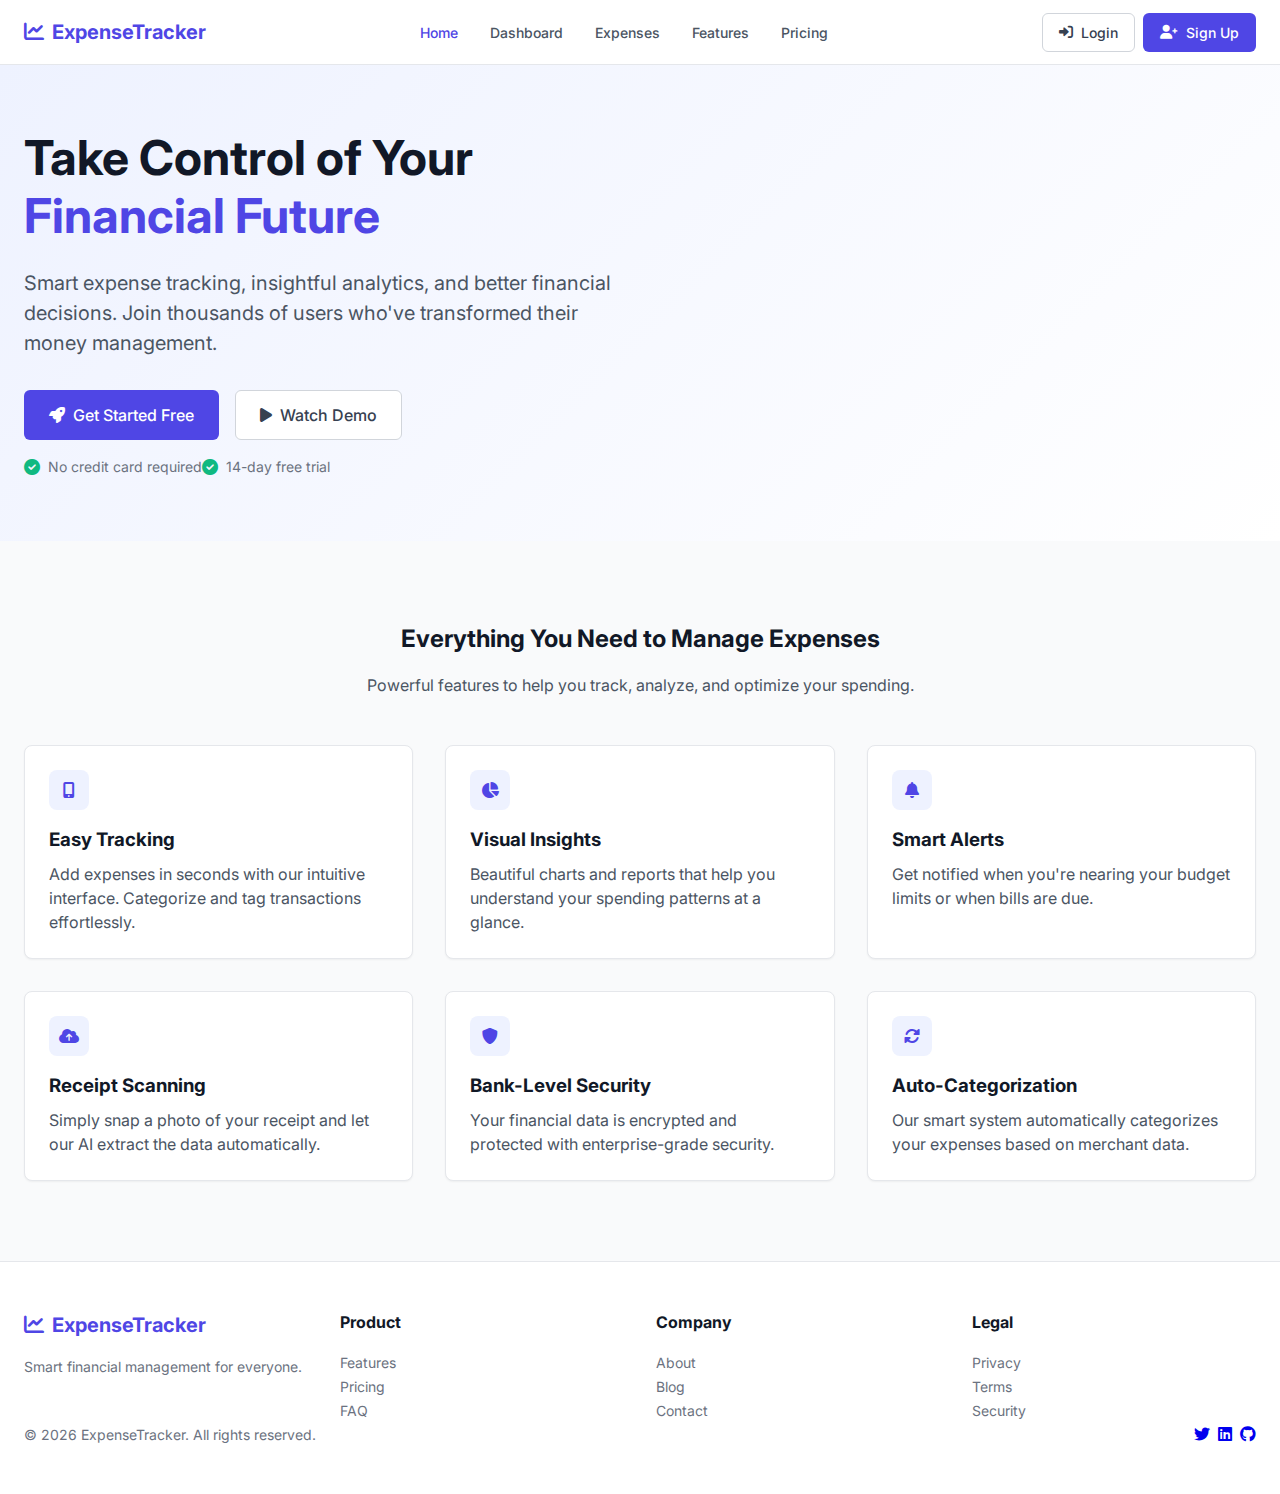
<file: index.html>
<!DOCTYPE html>
<html lang="en">
<head>
    <meta charset="UTF-8">
    <meta name="viewport" content="width=device-width, initial-scale=1.0">
    <title>ExpenseTracker - Smart Financial Management</title>
    <link rel="stylesheet" href="style.css">
    <link rel="stylesheet" href="https://cdnjs.cloudflare.com/ajax/libs/font-awesome/6.0.0/css/all.min.css">
    <link href="https://fonts.googleapis.com/css2?family=Inter:wght@400;500;600;700&display=swap" rel="stylesheet">
</head>
<body>
    <nav class="navbar">
        <div class="container">
            <a href="index.html" class="logo">
                <i class="fas fa-chart-line"></i>
                ExpenseTracker
            </a>
            <ul class="nav-links">
                <li><a href="index.html" class="active">Home</a></li>
                <li><a href="dashboard.html">Dashboard</a></li>
                <li><a href="expenses.html">Expenses</a></li>
                <li><a href="#features">Features</a></li>
                <li><a href="#pricing">Pricing</a></li>
            </ul>
            <div class="flex items-center gap-2">
                <a href="login.html" class="btn btn-secondary">
                    <i class="fas fa-sign-in-alt"></i>
                    Login
                </a>
                <a href="signup.html" class="btn btn-primary">
                    <i class="fas fa-user-plus"></i>
                    Sign Up
                </a>
            </div>
        </div>
    </nav>

    <main>
        <!-- Hero Section -->
        <section style="background: linear-gradient(135deg, var(--primary-50) 0%, white 100%); padding: 4rem 0;">
            <div class="container">
                <div style="max-width: 600px;">
                    <h1 style="font-size: 3rem; margin-bottom: 1.5rem; line-height: 1.2;">
                        Take Control of Your<br>
                        <span style="color: var(--primary-600);">Financial Future</span>
                    </h1>
                    <p style="font-size: 1.25rem; color: var(--gray-600); margin-bottom: 2rem;">
                        Smart expense tracking, insightful analytics, and better financial decisions. 
                        Join thousands of users who've transformed their money management.
                    </p>
                    <div class="flex gap-4">
                        <a href="signup.html" class="btn btn-primary btn-lg">
                            <i class="fas fa-rocket"></i>
                            Get Started Free
                        </a>
                        <a href="#features" class="btn btn-secondary btn-lg">
                            <i class="fas fa-play"></i>
                            Watch Demo
                        </a>
                    </div>
                    <div class="flex gap-6 mt-4">
                        <div class="flex items-center gap-2">
                            <i class="fas fa-check-circle" style="color: var(--success-500);"></i>
                            <span class="text-sm text-gray">No credit card required</span>
                        </div>
                        <div class="flex items-center gap-2">
                            <i class="fas fa-check-circle" style="color: var(--success-500);"></i>
                            <span class="text-sm text-gray">14-day free trial</span>
                        </div>
                    </div>
                </div>
            </div>
        </section>

        <!-- Features Section -->
        <section id="features" style="padding: 5rem 0;">
            <div class="container">
                <div style="text-align: center; max-width: 600px; margin: 0 auto 3rem;">
                    <h2 style="margin-bottom: 1rem;">Everything You Need to Manage Expenses</h2>
                    <p style="color: var(--gray-600);">Powerful features to help you track, analyze, and optimize your spending.</p>
                </div>
                
                <div style="display: grid; grid-template-columns: repeat(3, 1fr); gap: 2rem;">
                    <div class="card">
                        <div class="card-body">
                            <div class="stat-icon" style="margin-bottom: 1rem;">
                                <i class="fas fa-mobile-alt"></i>
                            </div>
                            <h3 style="margin-bottom: 0.5rem;">Easy Tracking</h3>
                            <p style="color: var(--gray-600);">Add expenses in seconds with our intuitive interface. Categorize and tag transactions effortlessly.</p>
                        </div>
                    </div>
                    
                    <div class="card">
                        <div class="card-body">
                            <div class="stat-icon" style="margin-bottom: 1rem;">
                                <i class="fas fa-chart-pie"></i>
                            </div>
                            <h3 style="margin-bottom: 0.5rem;">Visual Insights</h3>
                            <p style="color: var(--gray-600);">Beautiful charts and reports that help you understand your spending patterns at a glance.</p>
                        </div>
                    </div>
                    
                    <div class="card">
                        <div class="card-body">
                            <div class="stat-icon" style="margin-bottom: 1rem;">
                                <i class="fas fa-bell"></i>
                            </div>
                            <h3 style="margin-bottom: 0.5rem;">Smart Alerts</h3>
                            <p style="color: var(--gray-600);">Get notified when you're nearing your budget limits or when bills are due.</p>
                        </div>
                    </div>
                    
                    <div class="card">
                        <div class="card-body">
                            <div class="stat-icon" style="margin-bottom: 1rem;">
                                <i class="fas fa-cloud-upload-alt"></i>
                            </div>
                            <h3 style="margin-bottom: 0.5rem;">Receipt Scanning</h3>
                            <p style="color: var(--gray-600);">Simply snap a photo of your receipt and let our AI extract the data automatically.</p>
                        </div>
                    </div>
                    
                    <div class="card">
                        <div class="card-body">
                            <div class="stat-icon" style="margin-bottom: 1rem;">
                                <i class="fas fa-shield-alt"></i>
                            </div>
                            <h3 style="margin-bottom: 0.5rem;">Bank-Level Security</h3>
                            <p style="color: var(--gray-600);">Your financial data is encrypted and protected with enterprise-grade security.</p>
                        </div>
                    </div>
                    
                    <div class="card">
                        <div class="card-body">
                            <div class="stat-icon" style="margin-bottom: 1rem;">
                                <i class="fas fa-sync-alt"></i>
                            </div>
                            <h3 style="margin-bottom: 0.5rem;">Auto-Categorization</h3>
                            <p style="color: var(--gray-600);">Our smart system automatically categorizes your expenses based on merchant data.</p>
                        </div>
                    </div>
                </div>
            </div>
        </section>
    </main>

    <footer style="background: white; border-top: 1px solid var(--gray-200); padding: 3rem 0;">
        <div class="container">
            <div style="display: grid; grid-template-columns: repeat(4, 1fr); gap: 2rem;">
                <div>
                    <div class="logo" style="margin-bottom: 1rem;">
                        <i class="fas fa-chart-line"></i>
                        ExpenseTracker
                    </div>
                    <p style="color: var(--gray-500); font-size: 0.875rem;">Smart financial management for everyone.</p>
                </div>
                <div>
                    <h4 style="margin-bottom: 1rem;">Product</h4>
                    <ul style="list-style: none;">
                        <li><a href="#" style="color: var(--gray-500); text-decoration: none; font-size: 0.875rem;">Features</a></li>
                        <li><a href="#" style="color: var(--gray-500); text-decoration: none; font-size: 0.875rem;">Pricing</a></li>
                        <li><a href="#" style="color: var(--gray-500); text-decoration: none; font-size: 0.875rem;">FAQ</a></li>
                    </ul>
                </div>
                <div>
                    <h4 style="margin-bottom: 1rem;">Company</h4>
                    <ul style="list-style: none;">
                        <li><a href="#" style="color: var(--gray-500); text-decoration: none; font-size: 0.875rem;">About</a></li>
                        <li><a href="#" style="color: var(--gray-500); text-decoration: none; font-size: 0.875rem;">Blog</a></li>
                        <li><a href="#" style="color: var(--gray-500); text-decoration: none; font-size: 0.875rem;">Contact</a></li>
                    </ul>
                </div>
                <div>
                    <h4 style="margin-bottom: 1rem;">Legal</h4>
                    <ul style="list-style: none;">
                        <li><a href="#" style="color: var(--gray-500); text-decoration: none; font-size: 0.875rem;">Privacy</a></li>
                        <li><a href="#" style="color: var(--gray-500); text-decoration: none; font-size: 0.875rem;">Terms</a></li>
                        <li><a href="#" style="color: var(--gray-500); text-decoration: none; font-size: 0.875rem;">Security</a></li>
                    </ul>
                </div>
            </div>
            <div class="divider"></div>
            <div style="display: flex; justify-content: space-between; align-items: center;">
                <p style="color: var(--gray-500); font-size: 0.875rem;">&copy; 2026 ExpenseTracker. All rights reserved.</p>
                <div class="flex gap-2">
                    <a href="#" class="btn-icon"><i class="fab fa-twitter"></i></a>
                    <a href="#" class="btn-icon"><i class="fab fa-linkedin"></i></a>
                    <a href="#" class="btn-icon"><i class="fab fa-github"></i></a>
                </div>
            </div>
        </div>
    </footer>
</body>
</html>
</file>
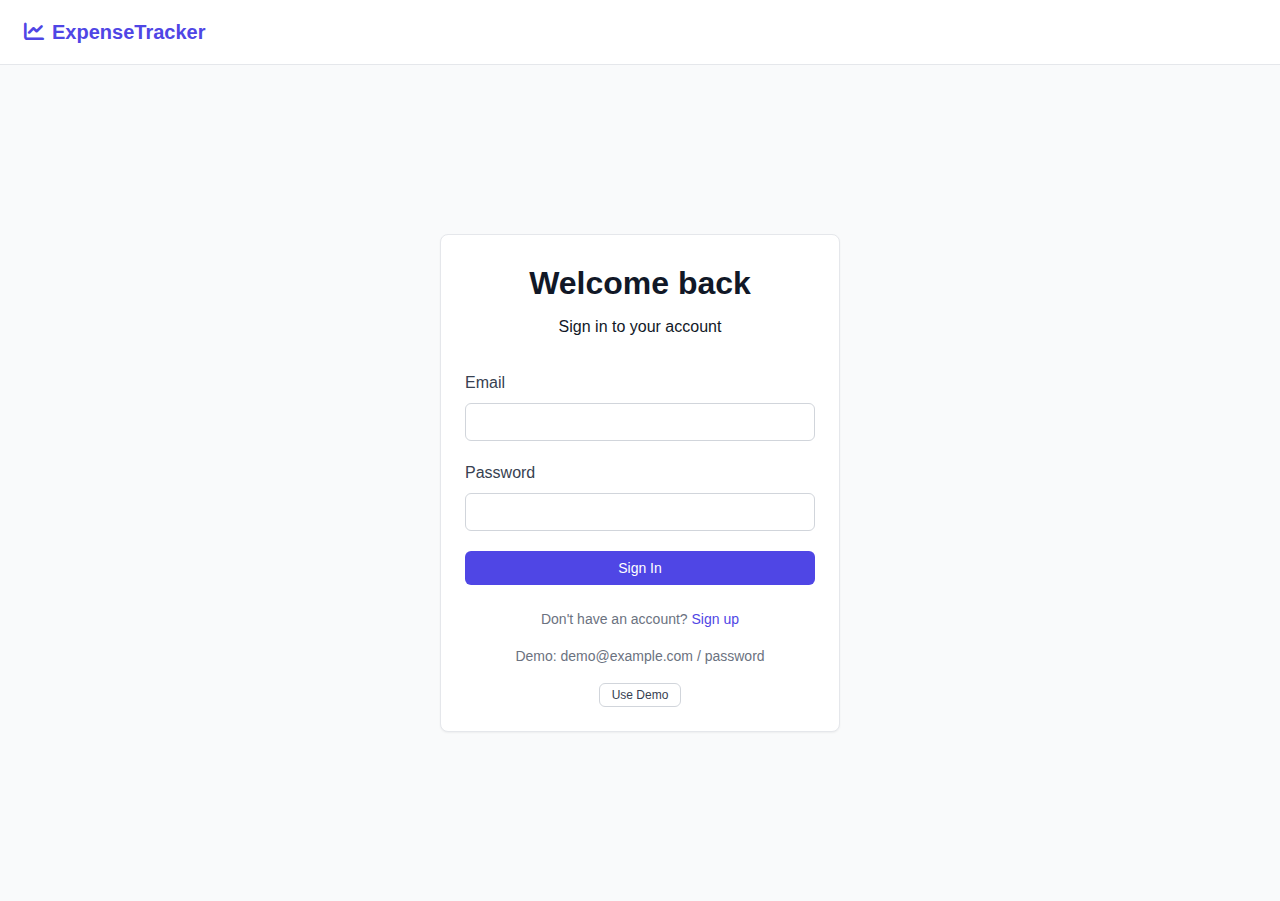
<file: login.html>
<!DOCTYPE html>
<html lang="en">
<head>
    <meta charset="UTF-8">
    <meta name="viewport" content="width=device-width, initial-scale=1.0">
    <title>Login - ExpenseTracker</title>
    <link rel="stylesheet" href="style.css">
    <link rel="stylesheet" href="https://cdnjs.cloudflare.com/ajax/libs/font-awesome/6.0.0/css/all.min.css">
</head>
<body>
    <nav class="navbar">
        <div class="container">
            <a href="../index.html" class="logo">
                <i class="fas fa-chart-line"></i>
                ExpenseTracker
            </a>
        </div>
    </nav>

    <div class="auth-container">
        <div class="auth-card card">
            <div class="card-body">
                <div class="auth-header">
                    <h1>Welcome back</h1>
                    <p>Sign in to your account</p>
                </div>

                <div id="errorAlert" class="alert alert-error" style="display: none;">
                    <i class="fas fa-exclamation-circle"></i>
                    <span id="errorMessage"></span>
                </div>

                <div id="successAlert" class="alert alert-success" style="display: none;">
                    <i class="fas fa-check-circle"></i>
                    <span id="successMessage"></span>
                </div>

                <form id="loginForm">
                    <div class="form-group">
                        <label class="form-label">Email</label>
                        <input type="email" id="email" class="form-control" required>
                    </div>
                    <div class="form-group">
                        <label class="form-label">Password</label>
                        <input type="password" id="password" class="form-control" required>
                    </div>
                    <button type="submit" class="btn btn-primary" style="width: 100%;" id="loginBtn">
                        Sign In
                    </button>
                </form>

                <div class="auth-footer">
                    Don't have an account? <a href="signup.html">Sign up</a>
                </div>

                <div style="text-align: center; margin-top: 1rem;">
                    <p class="text-sm text-gray">Demo: demo@example.com / password</p>
                    <button onclick="fillDemo()" class="btn btn-secondary btn-sm mt-4">Use Demo</button>
                </div>
            </div>
        </div>
    </div>

    <script>
        function fillDemo() {
            document.getElementById('email').value = 'demo@example.com';
            document.getElementById('password').value = 'password';
        }

        document.getElementById('loginForm').addEventListener('submit', function(e) {
            e.preventDefault();
            
            const email = document.getElementById('email').value;
            const password = document.getElementById('password').value;
            
            const users = JSON.parse(localStorage.getItem('users')) || [];
            
            // Check demo account
            if (email === 'demo@example.com' && password === 'password') {
                // Create demo user if doesn't exist
                let demoUser = users.find(u => u.email === 'demo@example.com');
                
                if (!demoUser) {
                    demoUser = {
                        id: 999,
                        name: 'Demo User',
                        email: 'demo@example.com',
                        password: 'password'
                    };
                    users.push(demoUser);
                    localStorage.setItem('users', JSON.stringify(users));
                    
                    // Initialize demo expenses
                    const demoExpenses = [
                        { id: 1, date: '2024-01-15', description: 'Grocery Shopping', category: 'Food', amount: 156.78 },
                        { id: 2, date: '2024-01-16', description: 'Uber Ride', category: 'Transport', amount: 24.50 },
                        { id: 3, date: '2024-01-17', description: 'Netflix', category: 'Entertainment', amount: 15.99 }
                    ];
                    localStorage.setItem(`expenses_${demoUser.id}`, JSON.stringify(demoExpenses));
                }
                
                localStorage.setItem('user', JSON.stringify(demoUser));
                window.location.href = 'dashboard.html';
                return;
            }
            
            // Check registered users
            const user = users.find(u => u.email === email && u.password === password);
            
            if (user) {
                localStorage.setItem('user', JSON.stringify(user));
                window.location.href = 'dashboard.html';
            } else {
                document.getElementById('errorMessage').textContent = 'Invalid credentials';
                document.getElementById('errorAlert').style.display = 'flex';
            }
        });

        if (localStorage.getItem('user')) {
            window.location.href = 'dashboard.html';
        }
    </script>
</body>
</html>
</file>
<file: style.css>
* {
    margin: 0;
    padding: 0;
    box-sizing: border-box;
}

:root {
    --primary-50: #eef2ff;
    --primary-100: #e0e7ff;
    --primary-600: #4f46e5;
    --primary-700: #4338ca;
    
    --gray-50: #f9fafb;
    --gray-100: #f3f4f6;
    --gray-200: #e5e7eb;
    --gray-300: #d1d5db;
    --gray-400: #9ca3af;
    --gray-500: #6b7280;
    --gray-600: #4b5563;
    --gray-700: #374151;
    --gray-800: #1f2937;
    --gray-900: #111827;
    
    --success-500: #10b981;
    --error-500: #ef4444;
    
    --shadow-sm: 0 1px 2px 0 rgb(0 0 0 / 0.05);
    --shadow-md: 0 4px 6px -1px rgb(0 0 0 / 0.1);
}

body {
    font-family: 'Inter', sans-serif;
    background-color: var(--gray-50);
    color: var(--gray-900);
    line-height: 1.5;
}

.container {
    max-width: 1280px;
    margin: 0 auto;
    padding: 0 1.5rem;
}

/* Navigation */
.navbar {
    background: white;
    border-bottom: 1px solid var(--gray-200);
    position: sticky;
    top: 0;
    z-index: 50;
}

.navbar .container {
    display: flex;
    align-items: center;
    justify-content: space-between;
    height: 4rem;
}

.logo {
    display: flex;
    align-items: center;
    gap: 0.5rem;
    color: var(--primary-600);
    font-weight: 700;
    font-size: 1.25rem;
    text-decoration: none;
}

.nav-links {
    display: flex;
    gap: 2rem;
    list-style: none;
}

.nav-links a {
    color: var(--gray-600);
    text-decoration: none;
    font-size: 0.875rem;
    font-weight: 500;
}

.nav-links a:hover,
.nav-links a.active {
    color: var(--primary-600);
}

/* Buttons */
.btn {
    display: inline-flex;
    align-items: center;
    justify-content: center;
    gap: 0.5rem;
    padding: 0.5rem 1rem;
    border: 1px solid transparent;
    border-radius: 0.375rem;
    font-size: 0.875rem;
    font-weight: 500;
    cursor: pointer;
    text-decoration: none;
    transition: all 0.2s;
}

.btn-sm {
    padding: 0.25rem 0.75rem;
    font-size: 0.75rem;
}

.btn-lg {
    padding: 0.75rem 1.5rem;
    font-size: 1rem;
}

.btn-primary {
    background-color: var(--primary-600);
    color: white;
}

.btn-primary:hover {
    background-color: var(--primary-700);
}

.btn-secondary {
    background-color: white;
    border-color: var(--gray-300);
    color: var(--gray-700);
}

.btn-secondary:hover {
    background-color: var(--gray-50);
}

.btn-danger {
    background-color: var(--error-500);
    color: white;
}

/* Cards */
.card {
    background: white;
    border-radius: 0.5rem;
    box-shadow: var(--shadow-sm);
    border: 1px solid var(--gray-200);
}

.card-header {
    padding: 1.25rem 1.5rem;
    border-bottom: 1px solid var(--gray-200);
}

.card-body {
    padding: 1.5rem;
}

/* Forms */
.form-group {
    margin-bottom: 1.25rem;
}

.form-label {
    display: block;
    margin-bottom: 0.5rem;
    font-weight: 500;
    color: var(--gray-700);
}

.form-control {
    width: 100%;
    padding: 0.625rem 0.875rem;
    border: 1px solid var(--gray-300);
    border-radius: 0.375rem;
    font-size: 0.875rem;
}

.form-control:focus {
    outline: none;
    border-color: var(--primary-600);
    box-shadow: 0 0 0 3px var(--primary-100);
}

/* Auth Pages */
.auth-container {
    min-height: calc(100vh - 4rem);
    display: flex;
    align-items: center;
    justify-content: center;
    padding: 2rem 1rem;
}

.auth-card {
    width: 100%;
    max-width: 400px;
}

.auth-header {
    text-align: center;
    margin-bottom: 2rem;
}

.auth-header h1 {
    margin-bottom: 0.5rem;
}

.auth-footer {
    margin-top: 1.5rem;
    text-align: center;
    font-size: 0.875rem;
    color: var(--gray-500);
}

.auth-footer a {
    color: var(--primary-600);
    text-decoration: none;
}

/* Dashboard Stats */
.stats-grid {
    display: grid;
    grid-template-columns: repeat(4, 1fr);
    gap: 1.5rem;
    margin-bottom: 2rem;
}

.stat-card {
    background: white;
    padding: 1.5rem;
    border-radius: 0.5rem;
    border: 1px solid var(--gray-200);
}

.stat-header {
    display: flex;
    align-items: center;
    justify-content: space-between;
    margin-bottom: 1rem;
}

.stat-icon {
    width: 2.5rem;
    height: 2.5rem;
    display: flex;
    align-items: center;
    justify-content: center;
    background-color: var(--primary-50);
    color: var(--primary-600);
    border-radius: 0.5rem;
}

.stat-value {
    font-size: 1.875rem;
    font-weight: 600;
    margin-bottom: 0.25rem;
}

/* Tables */
.table-container {
    overflow-x: auto;
}

table {
    width: 100%;
    border-collapse: collapse;
}

th {
    text-align: left;
    padding: 0.75rem 1.5rem;
    background-color: var(--gray-50);
    font-size: 0.75rem;
    font-weight: 500;
    text-transform: uppercase;
    color: var(--gray-500);
    border-bottom: 1px solid var(--gray-200);
}

td {
    padding: 1rem 1.5rem;
    border-bottom: 1px solid var(--gray-200);
    font-size: 0.875rem;
}

/* Badges */
.badge {
    display: inline-flex;
    padding: 0.25rem 0.625rem;
    border-radius: 9999px;
    font-size: 0.75rem;
    font-weight: 500;
    background-color: var(--primary-100);
    color: var(--primary-700);
}

/* Charts */
.charts-grid {
    display: grid;
    grid-template-columns: repeat(2, 1fr);
    gap: 1.5rem;
    margin-bottom: 2rem;
}

.chart-container {
    background: white;
    padding: 1.5rem;
    border-radius: 0.5rem;
    border: 1px solid var(--gray-200);
    height: 300px;
}

/* Filters */
.filters-bar {
    background: white;
    padding: 1rem 1.5rem;
    border-radius: 0.5rem;
    border: 1px solid var(--gray-200);
    display: flex;
    gap: 1rem;
    margin-bottom: 1.5rem;
    flex-wrap: wrap;
}

.filter-group {
    display: flex;
    align-items: center;
    gap: 0.5rem;
}

.filter-select {
    padding: 0.375rem 2rem 0.375rem 0.75rem;
    border: 1px solid var(--gray-300);
    border-radius: 0.375rem;
    font-size: 0.875rem;
}

/* Modal */
.modal {
    display: none;
    position: fixed;
    top: 0;
    left: 0;
    width: 100%;
    height: 100%;
    background-color: rgba(0, 0, 0, 0.5);
    z-index: 1000;
    align-items: center;
    justify-content: center;
}

.modal.show {
    display: flex;
}

.modal-content {
    width: 90%;
    max-width: 500px;
    background: white;
    border-radius: 0.5rem;
}

.modal-header {
    padding: 1.25rem 1.5rem;
    border-bottom: 1px solid var(--gray-200);
    display: flex;
    justify-content: space-between;
}

.modal-body {
    padding: 1.5rem;
}

/* Alerts */
.alert {
    padding: 1rem;
    border-radius: 0.5rem;
    display: flex;
    align-items: center;
    gap: 0.75rem;
    margin-bottom: 1rem;
}

.alert-success {
    background-color: #d1fae5;
    color: #065f46;
}

.alert-error {
    background-color: #fee2e2;
    color: #991b1b;
}

/* Utilities */
.flex { display: flex; }
.items-center { align-items: center; }
.justify-between { justify-content: space-between; }
.gap-2 { gap: 0.5rem; }
.gap-4 { gap: 1rem; }
.mb-4 { margin-bottom: 1rem; }
.mt-4 { margin-top: 1rem; }
.text-sm { font-size: 0.875rem; }
.text-gray { color: var(--gray-500); }
.font-semibold { font-weight: 600; }

/* Empty State */
.empty-state {
    text-align: center;
    padding: 3rem 1.5rem;
}

.empty-state i {
    font-size: 3rem;
    color: var(--gray-400);
    margin-bottom: 1rem;
}

/* Responsive */
@media (max-width: 768px) {
    .stats-grid {
        grid-template-columns: 1fr;
    }
    
    .charts-grid {
        grid-template-columns: 1fr;
    }
    
    .filters-bar {
        flex-direction: column;
    }
}
</file>
